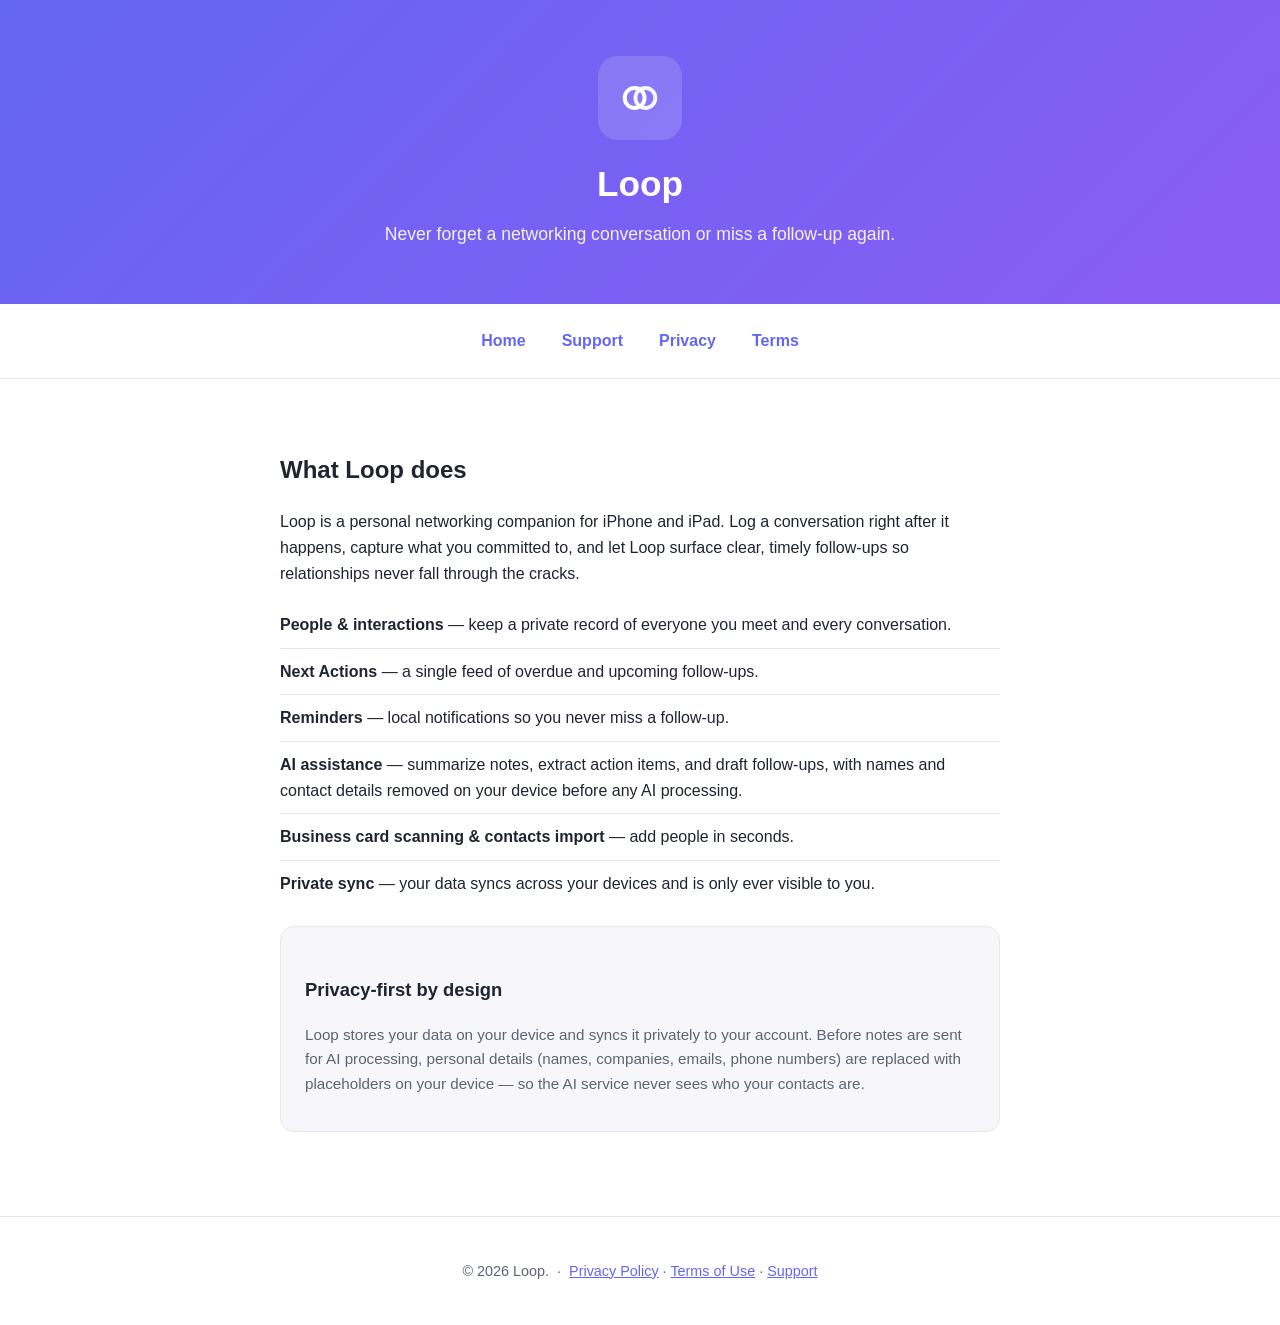
<file: docs/index.html>
<!DOCTYPE html>
<html lang="en">
<head>
  <meta charset="UTF-8">
  <meta name="viewport" content="width=device-width, initial-scale=1.0">
  <title>Loop — Never miss a follow-up</title>
  <meta name="description" content="Loop helps you log networking conversations, remember context, and know exactly who to follow up with next.">
  <link rel="stylesheet" href="style.css">
</head>
<body>
  <header class="hero">
    <div class="mark">
      <svg width="52" height="52" viewBox="0 0 1024 1024" aria-hidden="true">
        <g fill="none" stroke="#fff" stroke-width="76" stroke-linecap="round">
          <circle cx="406" cy="512" r="196"/>
          <circle cx="618" cy="512" r="196" stroke-opacity="0.92"/>
        </g>
      </svg>
    </div>
    <h1>Loop</h1>
    <p>Never forget a networking conversation or miss a follow-up again.</p>
  </header>

  <nav>
    <a href="index.html">Home</a>
    <a href="support.html">Support</a>
    <a href="privacy.html">Privacy</a>
    <a href="terms.html">Terms</a>
  </nav>

  <main>
    <h2>What Loop does</h2>
    <p>
      Loop is a personal networking companion for iPhone and iPad. Log a conversation
      right after it happens, capture what you committed to, and let Loop surface clear,
      timely follow-ups so relationships never fall through the cracks.
    </p>

    <ul class="features">
      <li><strong>People &amp; interactions</strong> — keep a private record of everyone you meet and every conversation.</li>
      <li><strong>Next Actions</strong> — a single feed of overdue and upcoming follow-ups.</li>
      <li><strong>Reminders</strong> — local notifications so you never miss a follow-up.</li>
      <li><strong>AI assistance</strong> — summarize notes, extract action items, and draft follow-ups, with names and contact details removed on your device before any AI processing.</li>
      <li><strong>Business card scanning &amp; contacts import</strong> — add people in seconds.</li>
      <li><strong>Private sync</strong> — your data syncs across your devices and is only ever visible to you.</li>
    </ul>

    <div class="card">
      <h3>Privacy-first by design</h3>
      <p class="muted">
        Loop stores your data on your device and syncs it privately to your account.
        Before notes are sent for AI processing, personal details (names, companies,
        emails, phone numbers) are replaced with placeholders on your device — so the AI
        service never sees who your contacts are.
      </p>
    </div>
  </main>

  <footer>
    <p>&copy; 2026 Loop. &nbsp;·&nbsp;
      <a href="privacy.html">Privacy Policy</a> ·
      <a href="terms.html">Terms of Use</a> ·
      <a href="support.html">Support</a>
    </p>
  </footer>
</body>
</html>
</file>
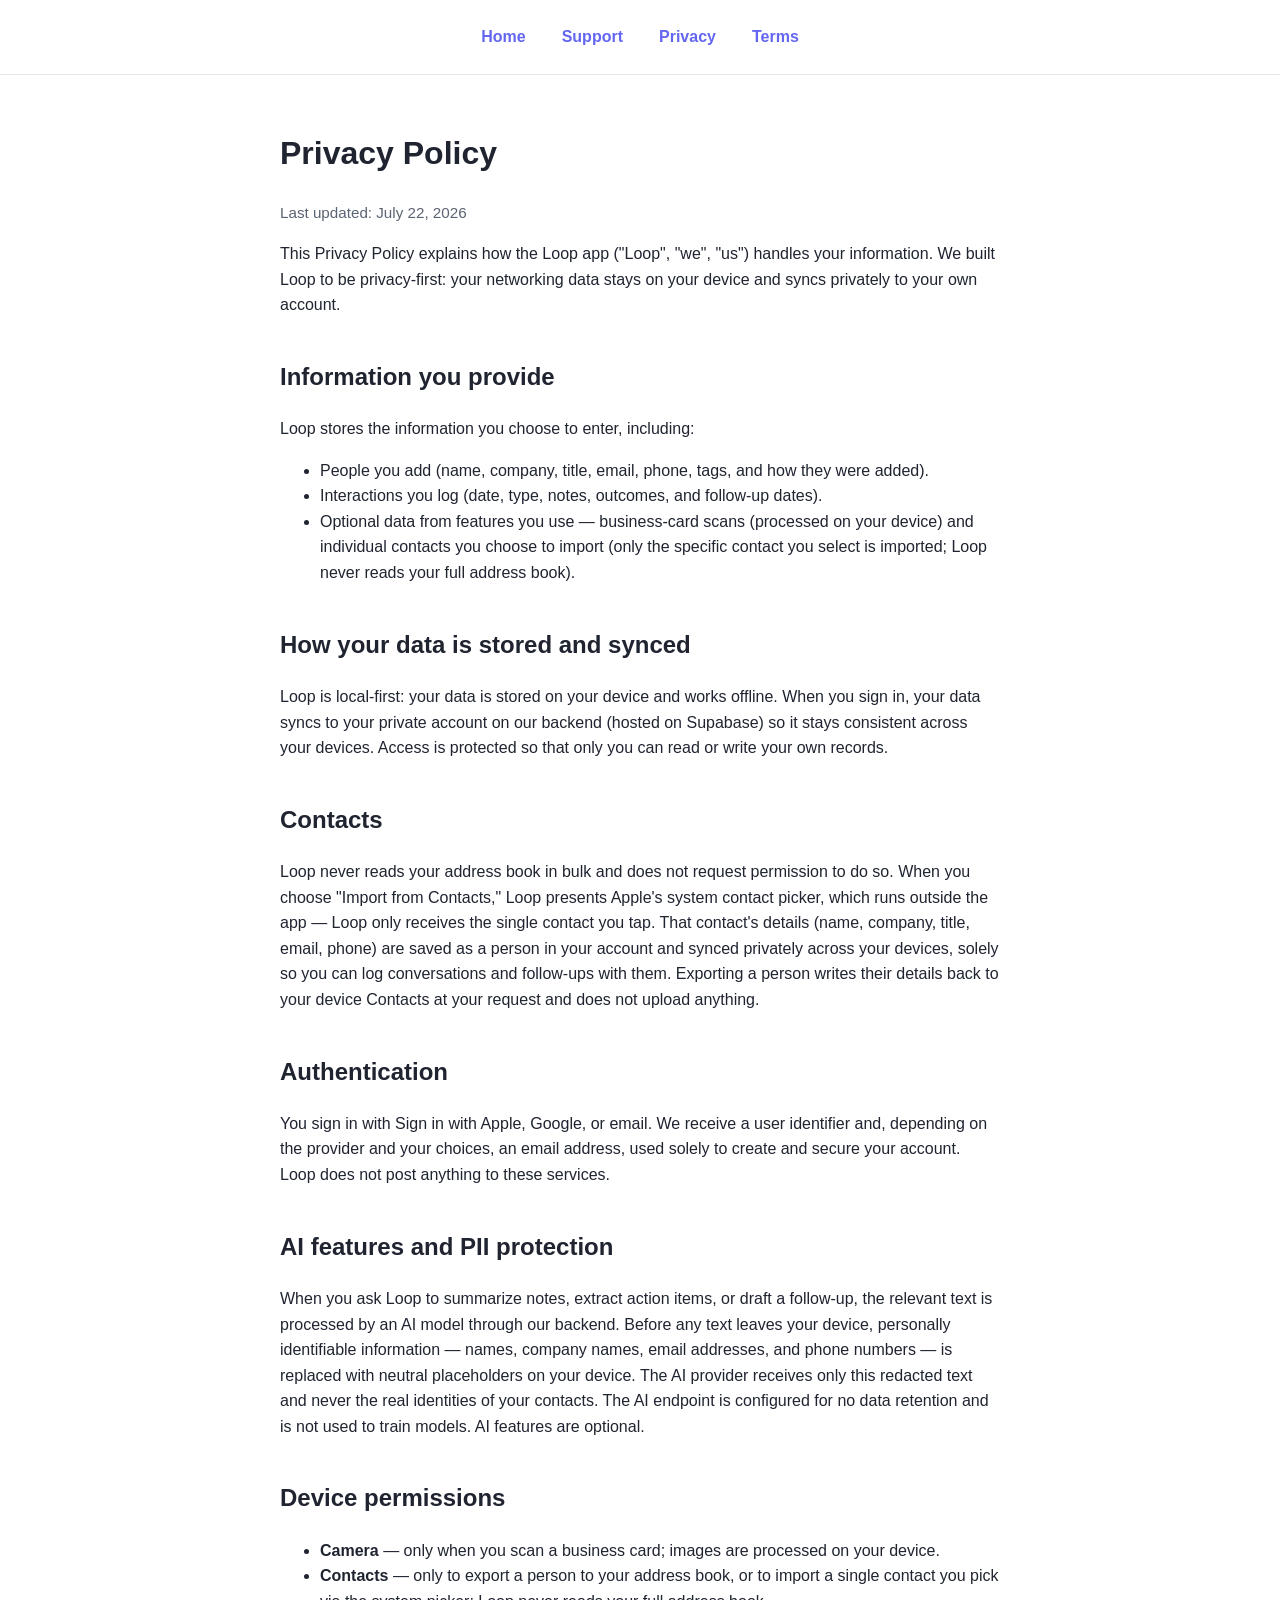
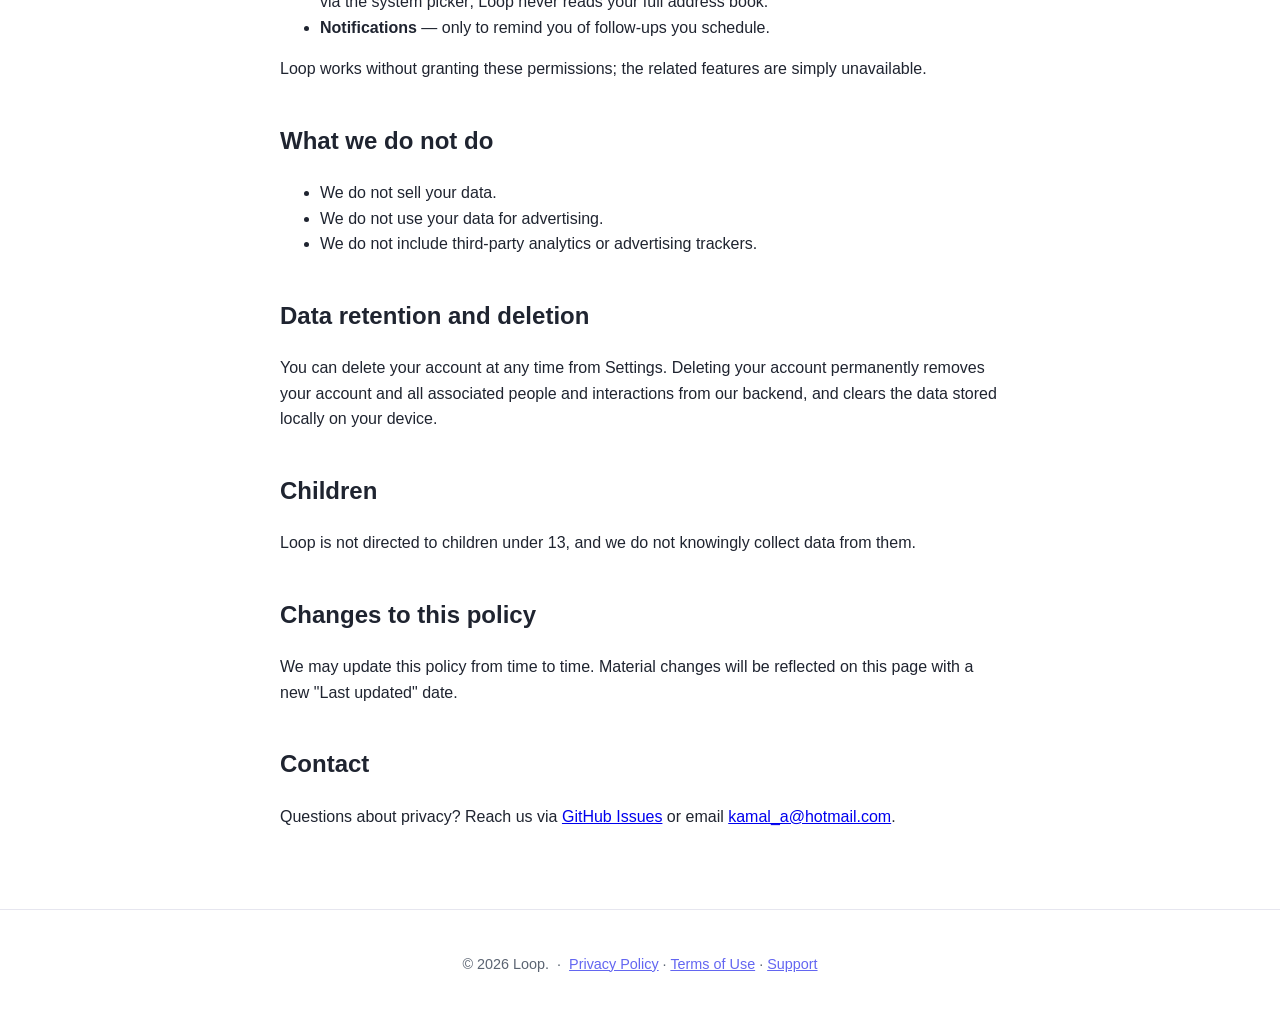
<file: docs/privacy.html>
<!DOCTYPE html>
<html lang="en">
<head>
  <meta charset="UTF-8">
  <meta name="viewport" content="width=device-width, initial-scale=1.0">
  <title>Loop — Privacy Policy</title>
  <link rel="stylesheet" href="style.css">
</head>
<body>
  <nav>
    <a href="index.html">Home</a>
    <a href="support.html">Support</a>
    <a href="privacy.html">Privacy</a>
    <a href="terms.html">Terms</a>
  </nav>

  <main>
    <h1>Privacy Policy</h1>
    <p class="muted">Last updated: July 22, 2026</p>

    <p>
      This Privacy Policy explains how the Loop app ("Loop", "we", "us") handles your
      information. We built Loop to be privacy-first: your networking data stays on your
      device and syncs privately to your own account.
    </p>

    <h2>Information you provide</h2>
    <p>Loop stores the information you choose to enter, including:</p>
    <ul>
      <li>People you add (name, company, title, email, phone, tags, and how they were added).</li>
      <li>Interactions you log (date, type, notes, outcomes, and follow-up dates).</li>
      <li>Optional data from features you use — business-card scans (processed on your device) and individual contacts you choose to import (only the specific contact you select is imported; Loop never reads your full address book).</li>
    </ul>

    <h2>How your data is stored and synced</h2>
    <p>
      Loop is local-first: your data is stored on your device and works offline. When you
      sign in, your data syncs to your private account on our backend (hosted on Supabase)
      so it stays consistent across your devices. Access is protected so that only you can
      read or write your own records.
    </p>

    <h2>Contacts</h2>
    <p>
      Loop never reads your address book in bulk and does not request permission to do so.
      When you choose "Import from Contacts," Loop presents Apple's system contact picker,
      which runs outside the app — Loop only receives the single contact you tap. That
      contact's details (name, company, title, email, phone) are saved as a person in your
      account and synced privately across your devices, solely so you can log conversations
      and follow-ups with them. Exporting a person writes their details back to your device
      Contacts at your request and does not upload anything.
    </p>

    <h2>Authentication</h2>
    <p>
      You sign in with Sign in with Apple, Google, or email. We receive a user identifier
      and, depending on the provider and your choices, an email address, used solely to
      create and secure your account. Loop does not post anything to these services.
    </p>

    <h2>AI features and PII protection</h2>
    <p>
      When you ask Loop to summarize notes, extract action items, or draft a follow-up,
      the relevant text is processed by an AI model through our backend. Before any text
      leaves your device, personally identifiable information — names, company names,
      email addresses, and phone numbers — is replaced with neutral placeholders on your
      device. The AI provider receives only this redacted text and never the real
      identities of your contacts. The AI endpoint is configured for no data retention and
      is not used to train models. AI features are optional.
    </p>

    <h2>Device permissions</h2>
    <ul>
      <li><strong>Camera</strong> — only when you scan a business card; images are processed on your device.</li>
      <li><strong>Contacts</strong> — only to export a person to your address book, or to import a single contact you pick via the system picker; Loop never reads your full address book.</li>
      <li><strong>Notifications</strong> — only to remind you of follow-ups you schedule.</li>
    </ul>
    <p>Loop works without granting these permissions; the related features are simply unavailable.</p>

    <h2>What we do not do</h2>
    <ul>
      <li>We do not sell your data.</li>
      <li>We do not use your data for advertising.</li>
      <li>We do not include third-party analytics or advertising trackers.</li>
    </ul>

    <h2>Data retention and deletion</h2>
    <p>
      You can delete your account at any time from Settings. Deleting your account
      permanently removes your account and all associated people and interactions from our
      backend, and clears the data stored locally on your device.
    </p>

    <h2>Children</h2>
    <p>Loop is not directed to children under 13, and we do not knowingly collect data from them.</p>

    <h2>Changes to this policy</h2>
    <p>We may update this policy from time to time. Material changes will be reflected on this page with a new "Last updated" date.</p>

    <h2>Contact</h2>
    <p>
      Questions about privacy? Reach us via
      <a href="https://github.com/aggarka/Loop/issues">GitHub Issues</a>
      or email <a href="mailto:kamal_a@hotmail.com">kamal_a@hotmail.com</a>.
    </p>
  </main>

  <footer>
    <p>&copy; 2026 Loop. &nbsp;·&nbsp;
      <a href="privacy.html">Privacy Policy</a> ·
      <a href="terms.html">Terms of Use</a> ·
      <a href="support.html">Support</a>
    </p>
  </footer>
</body>
</html>
</file>
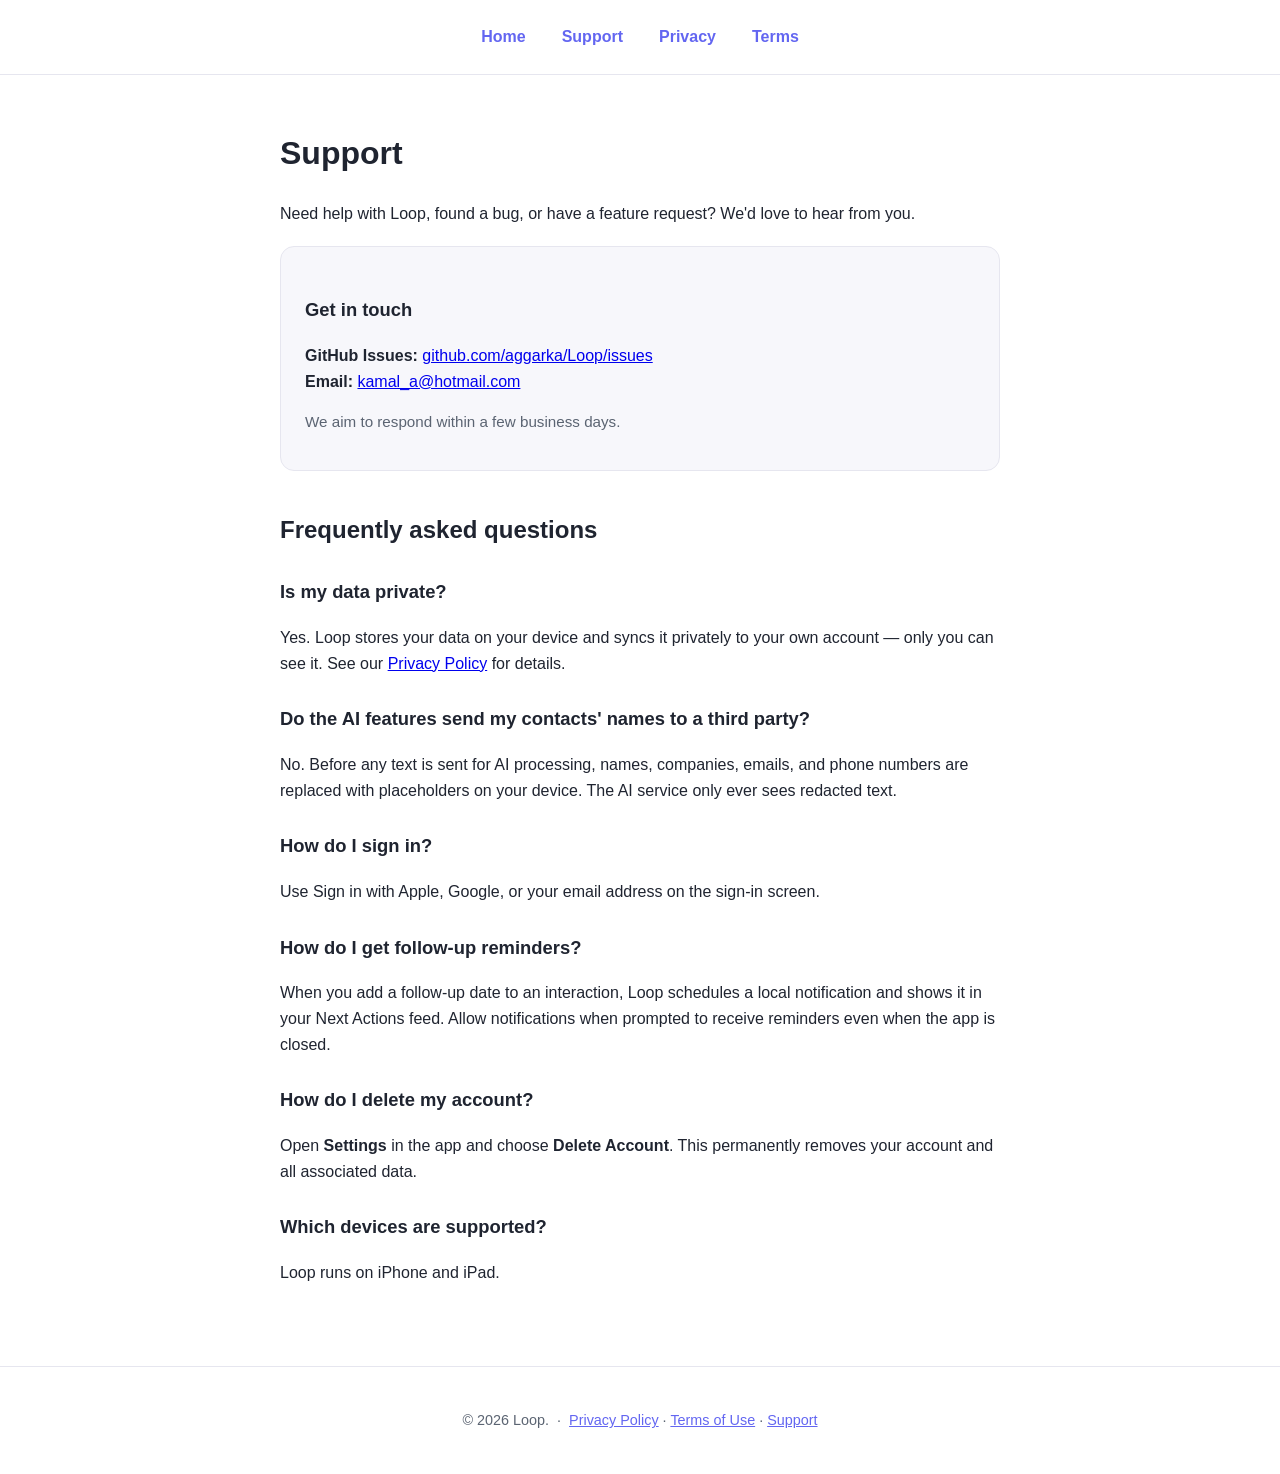
<file: docs/support.html>
<!DOCTYPE html>
<html lang="en">
<head>
  <meta charset="UTF-8">
  <meta name="viewport" content="width=device-width, initial-scale=1.0">
  <title>Loop — Support</title>
  <link rel="stylesheet" href="style.css">
</head>
<body>
  <nav>
    <a href="index.html">Home</a>
    <a href="support.html">Support</a>
    <a href="privacy.html">Privacy</a>
    <a href="terms.html">Terms</a>
  </nav>

  <main>
    <h1>Support</h1>
    <p>
      Need help with Loop, found a bug, or have a feature request? We'd love to hear from
      you.
    </p>

    <div class="card">
      <h3>Get in touch</h3>
      <p>
        <strong>GitHub Issues:</strong>
        <a href="https://github.com/aggarka/Loop/issues">github.com/aggarka/Loop/issues</a><br>
        <strong>Email:</strong>
        <a href="mailto:kamal_a@hotmail.com">kamal_a@hotmail.com</a>
      </p>
      <p class="muted">We aim to respond within a few business days.</p>
    </div>

    <h2>Frequently asked questions</h2>

    <h3>Is my data private?</h3>
    <p>
      Yes. Loop stores your data on your device and syncs it privately to your own account
      — only you can see it. See our <a href="privacy.html">Privacy Policy</a> for details.
    </p>

    <h3>Do the AI features send my contacts' names to a third party?</h3>
    <p>
      No. Before any text is sent for AI processing, names, companies, emails, and phone
      numbers are replaced with placeholders on your device. The AI service only ever sees
      redacted text.
    </p>

    <h3>How do I sign in?</h3>
    <p>Use Sign in with Apple, Google, or your email address on the sign-in screen.</p>

    <h3>How do I get follow-up reminders?</h3>
    <p>
      When you add a follow-up date to an interaction, Loop schedules a local notification
      and shows it in your Next Actions feed. Allow notifications when prompted to receive
      reminders even when the app is closed.
    </p>

    <h3>How do I delete my account?</h3>
    <p>
      Open <strong>Settings</strong> in the app and choose <strong>Delete Account</strong>.
      This permanently removes your account and all associated data.
    </p>

    <h3>Which devices are supported?</h3>
    <p>Loop runs on iPhone and iPad.</p>
  </main>

  <footer>
    <p>&copy; 2026 Loop. &nbsp;·&nbsp;
      <a href="privacy.html">Privacy Policy</a> ·
      <a href="terms.html">Terms of Use</a> ·
      <a href="support.html">Support</a>
    </p>
  </footer>
</body>
</html>
</file>
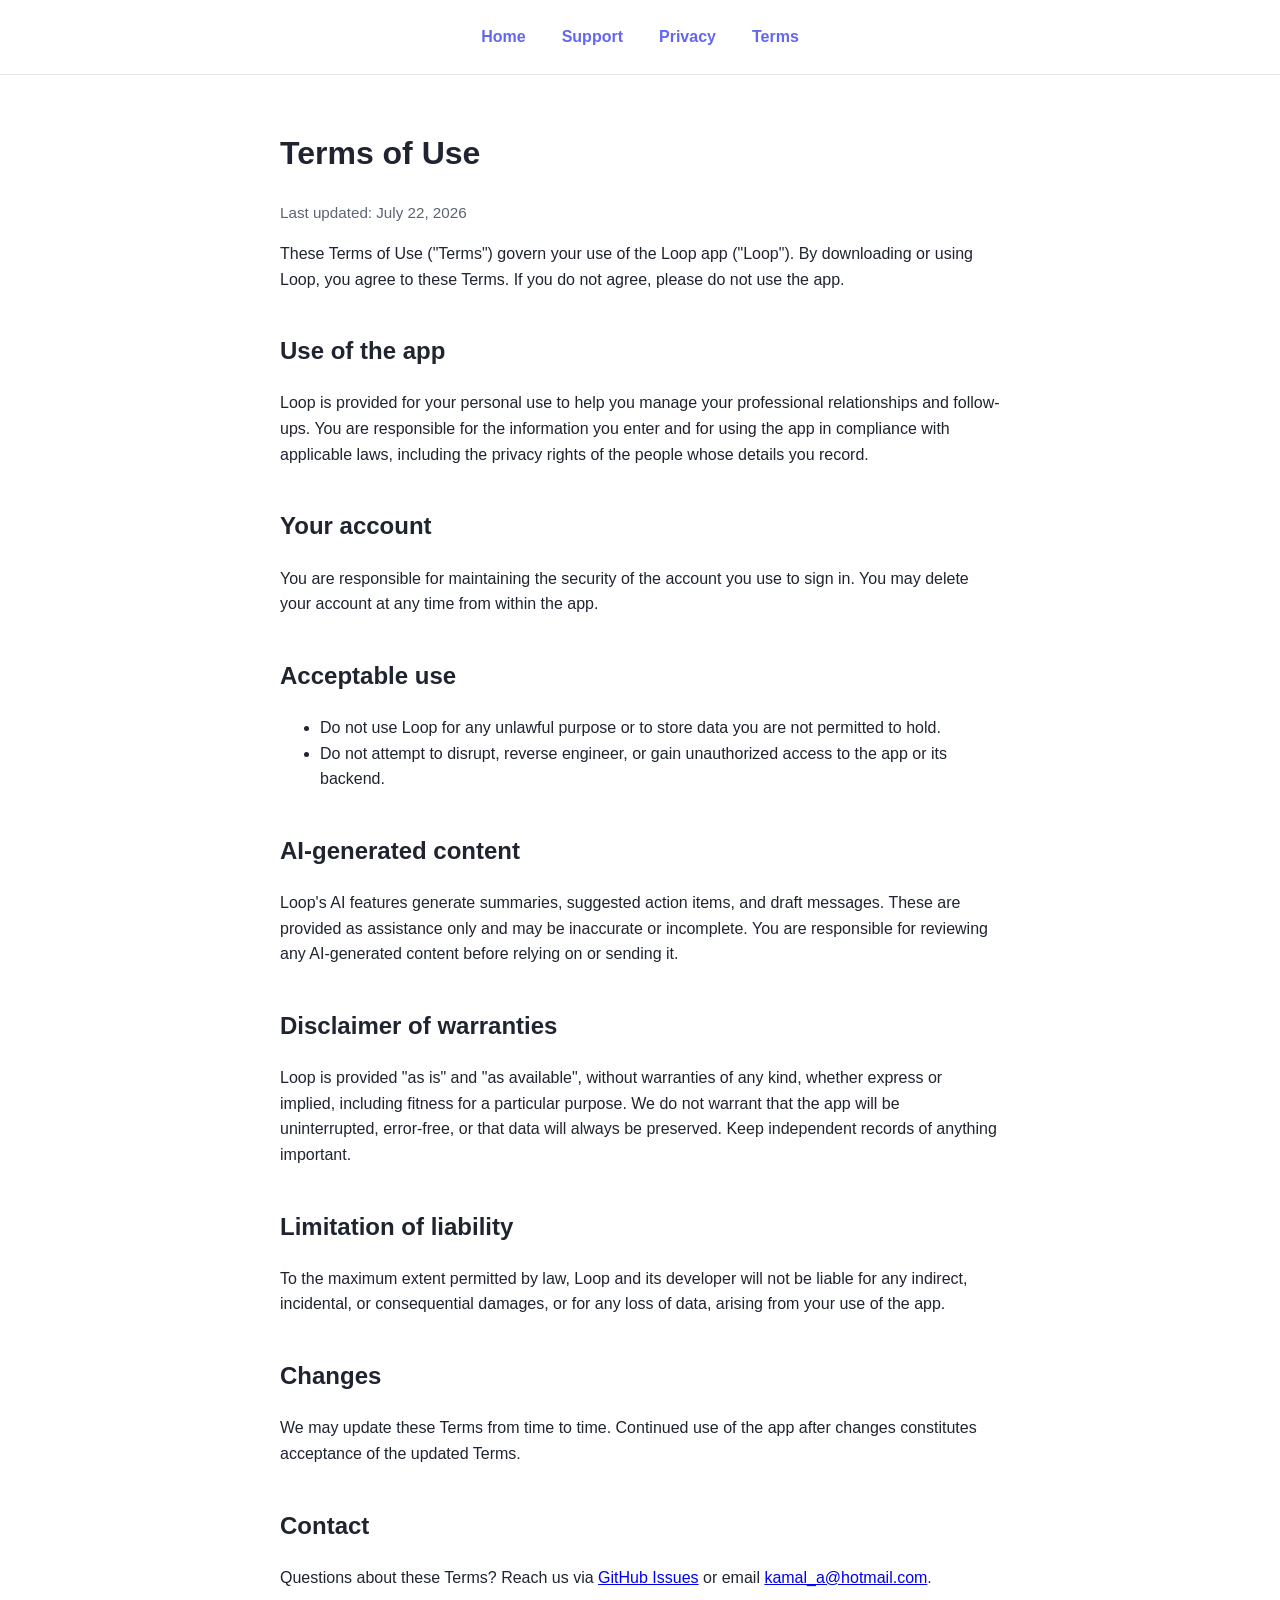
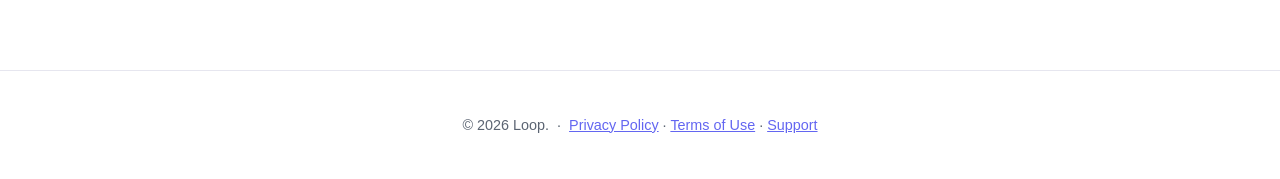
<file: docs/terms.html>
<!DOCTYPE html>
<html lang="en">
<head>
  <meta charset="UTF-8">
  <meta name="viewport" content="width=device-width, initial-scale=1.0">
  <title>Loop — Terms of Use</title>
  <link rel="stylesheet" href="style.css">
</head>
<body>
  <nav>
    <a href="index.html">Home</a>
    <a href="support.html">Support</a>
    <a href="privacy.html">Privacy</a>
    <a href="terms.html">Terms</a>
  </nav>

  <main>
    <h1>Terms of Use</h1>
    <p class="muted">Last updated: July 22, 2026</p>

    <p>
      These Terms of Use ("Terms") govern your use of the Loop app ("Loop"). By
      downloading or using Loop, you agree to these Terms. If you do not agree, please do
      not use the app.
    </p>

    <h2>Use of the app</h2>
    <p>
      Loop is provided for your personal use to help you manage your professional
      relationships and follow-ups. You are responsible for the information you enter and
      for using the app in compliance with applicable laws, including the privacy rights
      of the people whose details you record.
    </p>

    <h2>Your account</h2>
    <p>
      You are responsible for maintaining the security of the account you use to sign in.
      You may delete your account at any time from within the app.
    </p>

    <h2>Acceptable use</h2>
    <ul>
      <li>Do not use Loop for any unlawful purpose or to store data you are not permitted to hold.</li>
      <li>Do not attempt to disrupt, reverse engineer, or gain unauthorized access to the app or its backend.</li>
    </ul>

    <h2>AI-generated content</h2>
    <p>
      Loop's AI features generate summaries, suggested action items, and draft messages.
      These are provided as assistance only and may be inaccurate or incomplete. You are
      responsible for reviewing any AI-generated content before relying on or sending it.
    </p>

    <h2>Disclaimer of warranties</h2>
    <p>
      Loop is provided "as is" and "as available", without warranties of any kind, whether
      express or implied, including fitness for a particular purpose. We do not warrant
      that the app will be uninterrupted, error-free, or that data will always be
      preserved. Keep independent records of anything important.
    </p>

    <h2>Limitation of liability</h2>
    <p>
      To the maximum extent permitted by law, Loop and its developer will not be liable for
      any indirect, incidental, or consequential damages, or for any loss of data, arising
      from your use of the app.
    </p>

    <h2>Changes</h2>
    <p>We may update these Terms from time to time. Continued use of the app after changes constitutes acceptance of the updated Terms.</p>

    <h2>Contact</h2>
    <p>
      Questions about these Terms? Reach us via
      <a href="https://github.com/aggarka/Loop/issues">GitHub Issues</a>
      or email <a href="mailto:kamal_a@hotmail.com">kamal_a@hotmail.com</a>.
    </p>
  </main>

  <footer>
    <p>&copy; 2026 Loop. &nbsp;·&nbsp;
      <a href="privacy.html">Privacy Policy</a> ·
      <a href="terms.html">Terms of Use</a> ·
      <a href="support.html">Support</a>
    </p>
  </footer>
</body>
</html>
</file>
<file: docs/style.css>
:root {
  --brand-1: #6366f1;
  --brand-2: #8b5cf6;
  --ink: #1f2430;
  --muted: #5b6472;
  --bg: #ffffff;
  --card: #f7f7fb;
  --border: #e6e6ef;
}

* { box-sizing: border-box; }

body {
  margin: 0;
  font-family: -apple-system, BlinkMacSystemFont, "Segoe UI", Roboto, Helvetica, Arial, sans-serif;
  color: var(--ink);
  background: var(--bg);
  line-height: 1.6;
}

header.hero {
  background: linear-gradient(135deg, var(--brand-1), var(--brand-2));
  color: #fff;
  padding: 56px 20px;
  text-align: center;
}

header.hero .mark {
  width: 84px; height: 84px;
  display: inline-flex; align-items: center; justify-content: center;
  border-radius: 20px;
  background: rgba(255,255,255,0.15);
  margin-bottom: 16px;
}

header.hero h1 { margin: 0; font-size: 2.2rem; }
header.hero p { margin: 8px 0 0; opacity: 0.92; font-size: 1.1rem; }

nav {
  display: flex; gap: 8px; justify-content: center; flex-wrap: wrap;
  padding: 16px; border-bottom: 1px solid var(--border);
  position: sticky; top: 0; background: var(--bg); z-index: 10;
}
nav a {
  text-decoration: none; color: var(--brand-1); font-weight: 600;
  padding: 8px 14px; border-radius: 999px;
}
nav a:hover { background: var(--card); }

main {
  max-width: 760px; margin: 0 auto; padding: 32px 20px 64px;
}

main h2 { margin-top: 40px; font-size: 1.5rem; }
main h3 { margin-top: 28px; font-size: 1.15rem; }
main p, main li { color: var(--ink); }
main .muted { color: var(--muted); font-size: 0.95rem; }

.card {
  background: var(--card); border: 1px solid var(--border);
  border-radius: 14px; padding: 20px 24px; margin: 20px 0;
}

.features { list-style: none; padding: 0; }
.features li { padding: 10px 0; border-bottom: 1px solid var(--border); }
.features li:last-child { border-bottom: none; }

a.button {
  display: inline-block; background: #fff; color: var(--brand-1);
  padding: 12px 22px; border-radius: 999px; font-weight: 700;
  text-decoration: none; margin-top: 18px;
}

footer {
  border-top: 1px solid var(--border); padding: 28px 20px;
  text-align: center; color: var(--muted); font-size: 0.9rem;
}
footer a { color: var(--brand-1); }
</file>
